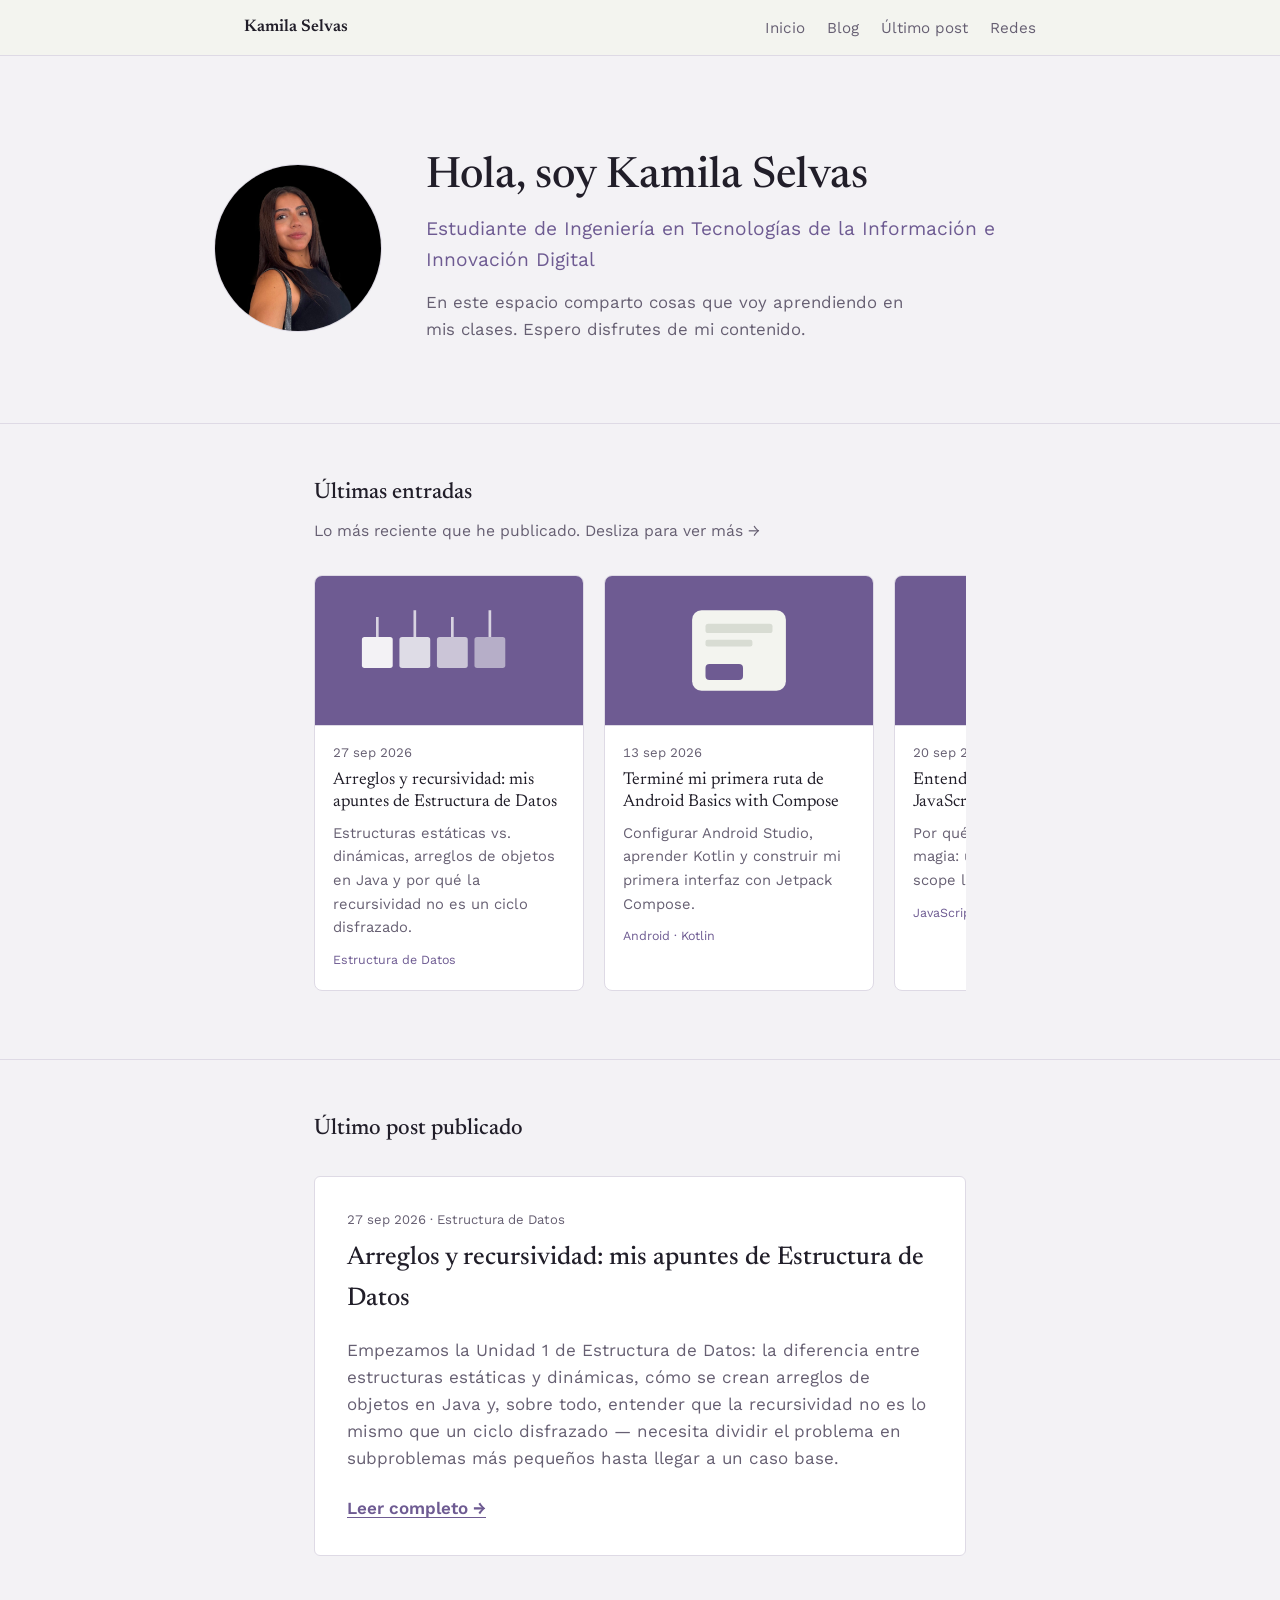
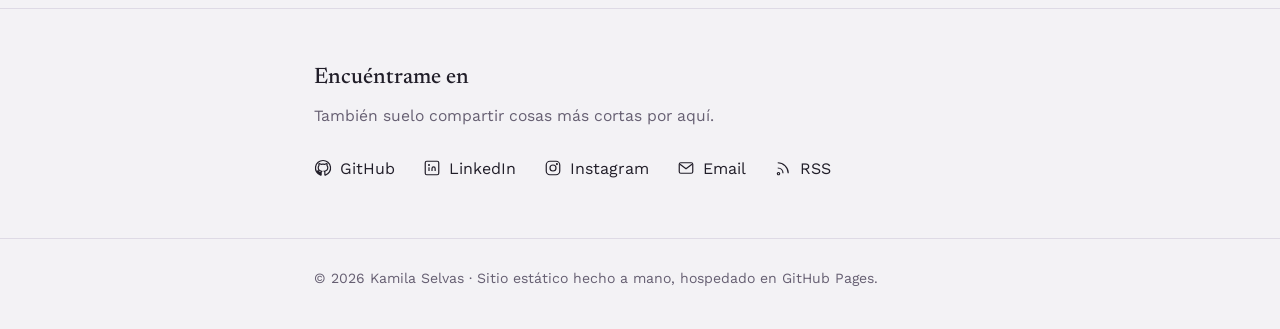
<file: index.html>
<!DOCTYPE html>
<html lang="es">
<head>
<meta charset="UTF-8">
<meta name="viewport" content="width=device-width, initial-scale=1.0">
<title>Kamila Selvas — Notas sobre desarrollo de software</title>
<meta name="description" content="Blog personal de Kamila Selvas: apuntes, aprendizajes y experimentos sobre desarrollo de software, arquitectura y buenas prácticas.">
<link rel="canonical" href="https://kamila-selvas.github.io/">
<meta name="robots" content="index, follow">

<!-- Open Graph -->
<meta property="og:type" content="website">
<meta property="og:title" content="Kamila Selvas — Notas sobre desarrollo de software">
<meta property="og:description" content="Apuntes, aprendizajes y experimentos sobre desarrollo de software, arquitectura y buenas prácticas.">
<meta property="og:url" content="https://kamila-selvas.github.io/">
<meta property="og:image" content="https://kamila-selvas.github.io/avatar.jpg">
<meta property="og:locale" content="es_ES">

<!-- Twitter -->
<meta name="twitter:card" content="summary">
<meta name="twitter:title" content="Kamila Selvas — Notas sobre desarrollo de software">
<meta name="twitter:description" content="Apuntes, aprendizajes y experimentos sobre desarrollo de software.">
<meta name="twitter:image" content="https://kamila-selvas.github.io/avatar.jpg">

<link rel="icon" href="data:image/svg+xml,%3Csvg xmlns='http://www.w3.org/2000/svg' viewBox='0 0 100 100'%3E%3Crect width='100' height='100' rx='20' fill='%236E5B92'/%3E%3Ctext x='50' y='68' font-size='58' text-anchor='middle' fill='white' font-family='Georgia,serif'%3ET%3C/text%3E%3C/svg%3E">

<link rel="preconnect" href="https://fonts.googleapis.com">
<link rel="preconnect" href="https://fonts.gstatic.com" crossorigin>
<link href="https://fonts.googleapis.com/css2?family=Newsreader:ital,wght@0,400;0,500;0,600;1,400&family=Work+Sans:wght@400;500;600&family=IBM+Plex+Mono:wght@400;500&display=swap" rel="stylesheet">
<link rel="stylesheet" href="style.css">

<script type="application/ld+json">
{
  "@context": "https://schema.org",
  "@type": "Person",
  "name": "Kamila Selvas",
  "url": "https://kamila-selvas.github.io/",
  "jobTitle": "Desarrollador/a de software",
  "sameAs": [
    "https://github.com/kamila-selvas",
    "https://www.linkedin.com/in/kamila-selvas-0b08b9349/",
    "https://www.instagram.com/skam.xy"
  ]
}
</script>
</head>
<body>

<nav class="site-nav" aria-label="Navegación principal">
  <div class="wrap">
    <a class="brand" href="#inicio">Kamila Selvas</a>
    <ul class="nav-links">
      <li><a href="#inicio">Inicio</a></li>
      <li><a href="#blog">Blog</a></li>
      <li><a href="#ultimo-post">Último post</a></li>
      <li><a href="#redes">Redes</a></li>
    </ul>
  </div>
</nav>

<main>

  <!-- 1. Landing principal -->
  <header class="hero" id="inicio">
    <div class="wrap">
      <img class="avatar" src="avatar.jpg" alt="Foto de Kamila Selvas" width="168" height="168">
      <div>
        <h1>Hola, soy Kamila Selvas</h1>
        <p class="role">Estudiante de Ingeniería en Tecnologías de la Información e Innovación Digital</p>
        <p class="bio">En este espacio comparto cosas que voy aprendiendo en mis clases. Espero disfrutes de mi contenido.</p>
      </div>
    </div>
  </header>

  <!-- 2. Blogs más recientes -->
  <section id="blog" aria-labelledby="blog-heading">
    <div class="wrap">
      <div class="section-head">
        <h2 id="blog-heading">Últimas entradas</h2>
        <p>Lo más reciente que he publicado. Desliza para ver más →</p>
      </div>
      <ul class="post-carousel">
        <li>
          <img class="post-thumb" src="thumb-estructura-datos.svg" alt="" loading="lazy">
          <div class="post-card-body">
            <time class="post-date" datetime="2026-09-27">27 sep 2026</time>
            <a class="post-title" href="arreglos-y-recursividad-estructura-de-datos.html">Arreglos y recursividad: mis apuntes de Estructura de Datos</a>
            <p class="post-excerpt">Estructuras estáticas vs. dinámicas, arreglos de objetos en Java y por qué la recursividad no es un ciclo disfrazado.</p>
            <span class="post-tag">Estructura de Datos</span>
          </div>
        </li>
        <li>
          <img class="post-thumb" src="thumb-android-compose.svg" alt="" loading="lazy">
          <div class="post-card-body">
            <time class="post-date" datetime="2026-09-13">13 sep 2026</time>
            <a class="post-title" href="mi-primera-ruta-android-basics-compose.html">Terminé mi primera ruta de Android Basics with Compose</a>
            <p class="post-excerpt">Configurar Android Studio, aprender Kotlin y construir mi primera interfaz con Jetpack Compose.</p>
            <span class="post-tag">Android · Kotlin</span>
          </div>
        </li>
        <li>
          <img class="post-thumb" src="thumb-js.svg" alt="" loading="lazy">
          <div class="post-card-body">
            <time class="post-date" datetime="2026-09-20">20 sep 2026</time>
            <a class="post-title" href="entendiendo-closures-en-javascript.html">Entendiendo los closures en JavaScript</a>
            <p class="post-excerpt">Por qué un closure no es magia: una explicación desde el scope léxico.</p>
            <span class="post-tag">JavaScript</span>
          </div>
        </li>
        <li>
          <img class="post-thumb" src="thumb-sql.svg" alt="" loading="lazy">
          <div class="post-card-body">
            <time class="post-date" datetime="2026-09-05">5 sep 2026</time>
            <a class="post-title" href="optimizando-consultas-sql.html">Optimizando consultas SQL lentas</a>
            <p class="post-excerpt">Cómo leo un plan de ejecución antes de tocar un índice.</p>
            <span class="post-tag">Bases de datos</span>
          </div>
        </li>
        <li>
          <img class="post-thumb" src="thumb-career.svg" alt="" loading="lazy">
          <div class="post-card-body">
            <time class="post-date" datetime="2026-08-14">14 ago 2026</time>
            <a class="post-title" href="mi-primer-mes-programando.html">Mi primer mes programando profesionalmente</a>
            <p class="post-excerpt">Notas honestas sobre el primer mes en mi primer trabajo.</p>
            <span class="post-tag">Carrera</span>
          </div>
        </li>
      </ul>
    </div>
  </section>

  <!-- 3. Último post publicado -->
  <section id="ultimo-post" aria-labelledby="ultimo-post-heading">
    <div class="wrap">
      <div class="section-head">
        <h2 id="ultimo-post-heading">Último post publicado</h2>
      </div>
      <article class="featured">
        <time class="post-date" datetime="2026-09-27">27 sep 2026 · Estructura de Datos</time>
        <h3>Arreglos y recursividad: mis apuntes de Estructura de Datos</h3>
        <p>Empezamos la Unidad 1 de Estructura de Datos: la diferencia entre estructuras estáticas y dinámicas, cómo se crean arreglos de objetos en Java y, sobre todo, entender que la recursividad no es lo mismo que un ciclo disfrazado — necesita dividir el problema en subproblemas más pequeños hasta llegar a un caso base.</p>
        <a class="read-more" href="arreglos-y-recursividad-estructura-de-datos.html">Leer completo →</a>
      </article>
    </div>
  </section>

  <!-- 4. Redes y links -->
  <section id="redes" aria-labelledby="redes-heading">
    <div class="wrap">
      <div class="section-head">
        <h2 id="redes-heading">Encuéntrame en</h2>
        <p>También suelo compartir cosas más cortas por aquí.</p>
      </div>
      <ul class="link-list">
        <li><a href="https://github.com/kamila-selvas" rel="me noopener" target="_blank">
          <svg viewBox="0 0 24 24" stroke-width="1.6"><path d="M12 2a10 10 0 0 0-3.16 19.5c.5.1.68-.22.68-.48v-1.7c-2.78.6-3.37-1.34-3.37-1.34-.46-1.16-1.11-1.47-1.11-1.47-.9-.62.07-.6.07-.6 1 .07 1.53 1.03 1.53 1.03.9 1.52 2.34 1.08 2.91.83.09-.65.35-1.08.63-1.33-2.22-.25-4.56-1.11-4.56-4.95 0-1.1.39-1.99 1.03-2.69-.1-.25-.45-1.27.1-2.65 0 0 .84-.27 2.75 1.02a9.5 9.5 0 0 1 5 0c1.9-1.29 2.75-1.02 2.75-1.02.55 1.38.2 2.4.1 2.65.64.7 1.03 1.6 1.03 2.69 0 3.85-2.34 4.7-4.57 4.94.36.31.68.92.68 1.85v2.75c0 .27.18.58.69.48A10 10 0 0 0 12 2Z"/></svg>
          GitHub
        </a></li>
        <li><a href="https://www.linkedin.com/in/kamila-selvas-0b08b9349/" rel="me noopener" target="_blank">
          <svg viewBox="0 0 24 24" stroke-width="1.6"><rect x="3" y="3" width="18" height="18" rx="2"/><line x1="8" y1="11" x2="8" y2="16"/><circle cx="8" cy="8" r="0.6"/><path d="M12 16v-3.2c0-1.5 1-2.3 2.2-2.3s2 .8 2 2.3V16"/></svg>
          LinkedIn
        </a></li>
        <li><a href="https://www.instagram.com/skam.xy" rel="me noopener" target="_blank">
          <svg viewBox="0 0 24 24" stroke-width="1.6"><rect x="3" y="3" width="18" height="18" rx="5"/><circle cx="12" cy="12" r="4"/><circle cx="17.2" cy="6.8" r="0.6" fill="currentColor"/></svg>
          Instagram
        </a></li>
        <li><a href="mailto:kamilaselvas@gmail.com">
          <svg viewBox="0 0 24 24" stroke-width="1.6"><rect x="3" y="5" width="18" height="14" rx="2"/><path d="m4 7 8 6 8-6"/></svg>
          Email
        </a></li>
        <li><a href="rss.xml">
          <svg viewBox="0 0 24 24" stroke-width="1.6"><path d="M5 5c7.7 0 14 6.3 14 14M5 12c4 0 7 3 7 7M6 18a1.5 1.5 0 1 0 0.001 0"/></svg>
          RSS
        </a></li>
      </ul>
    </div>
  </section>

</main>

<footer class="site-footer">
  <div class="wrap">
    © 2026 Kamila Selvas · Sitio estático hecho a mano, hospedado en GitHub Pages.
  </div>
</footer>

</body>
</html>
</file>
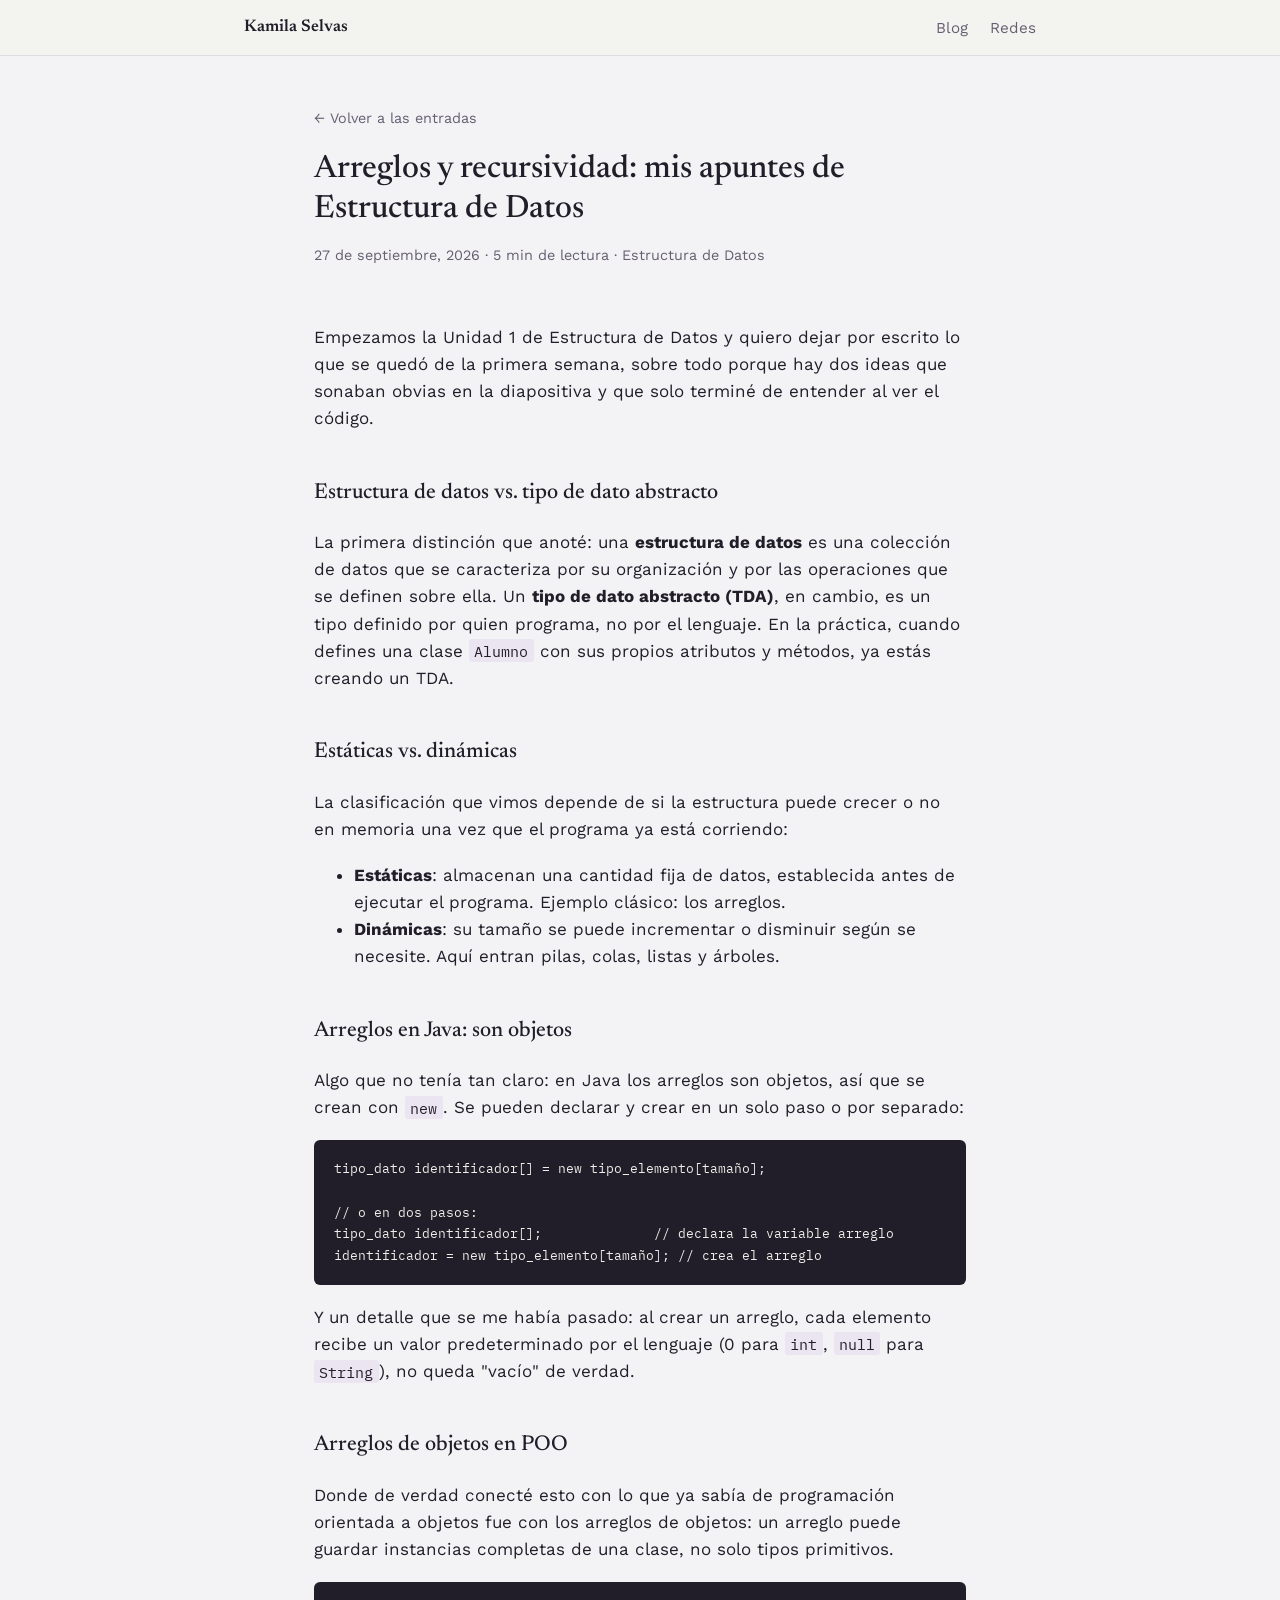
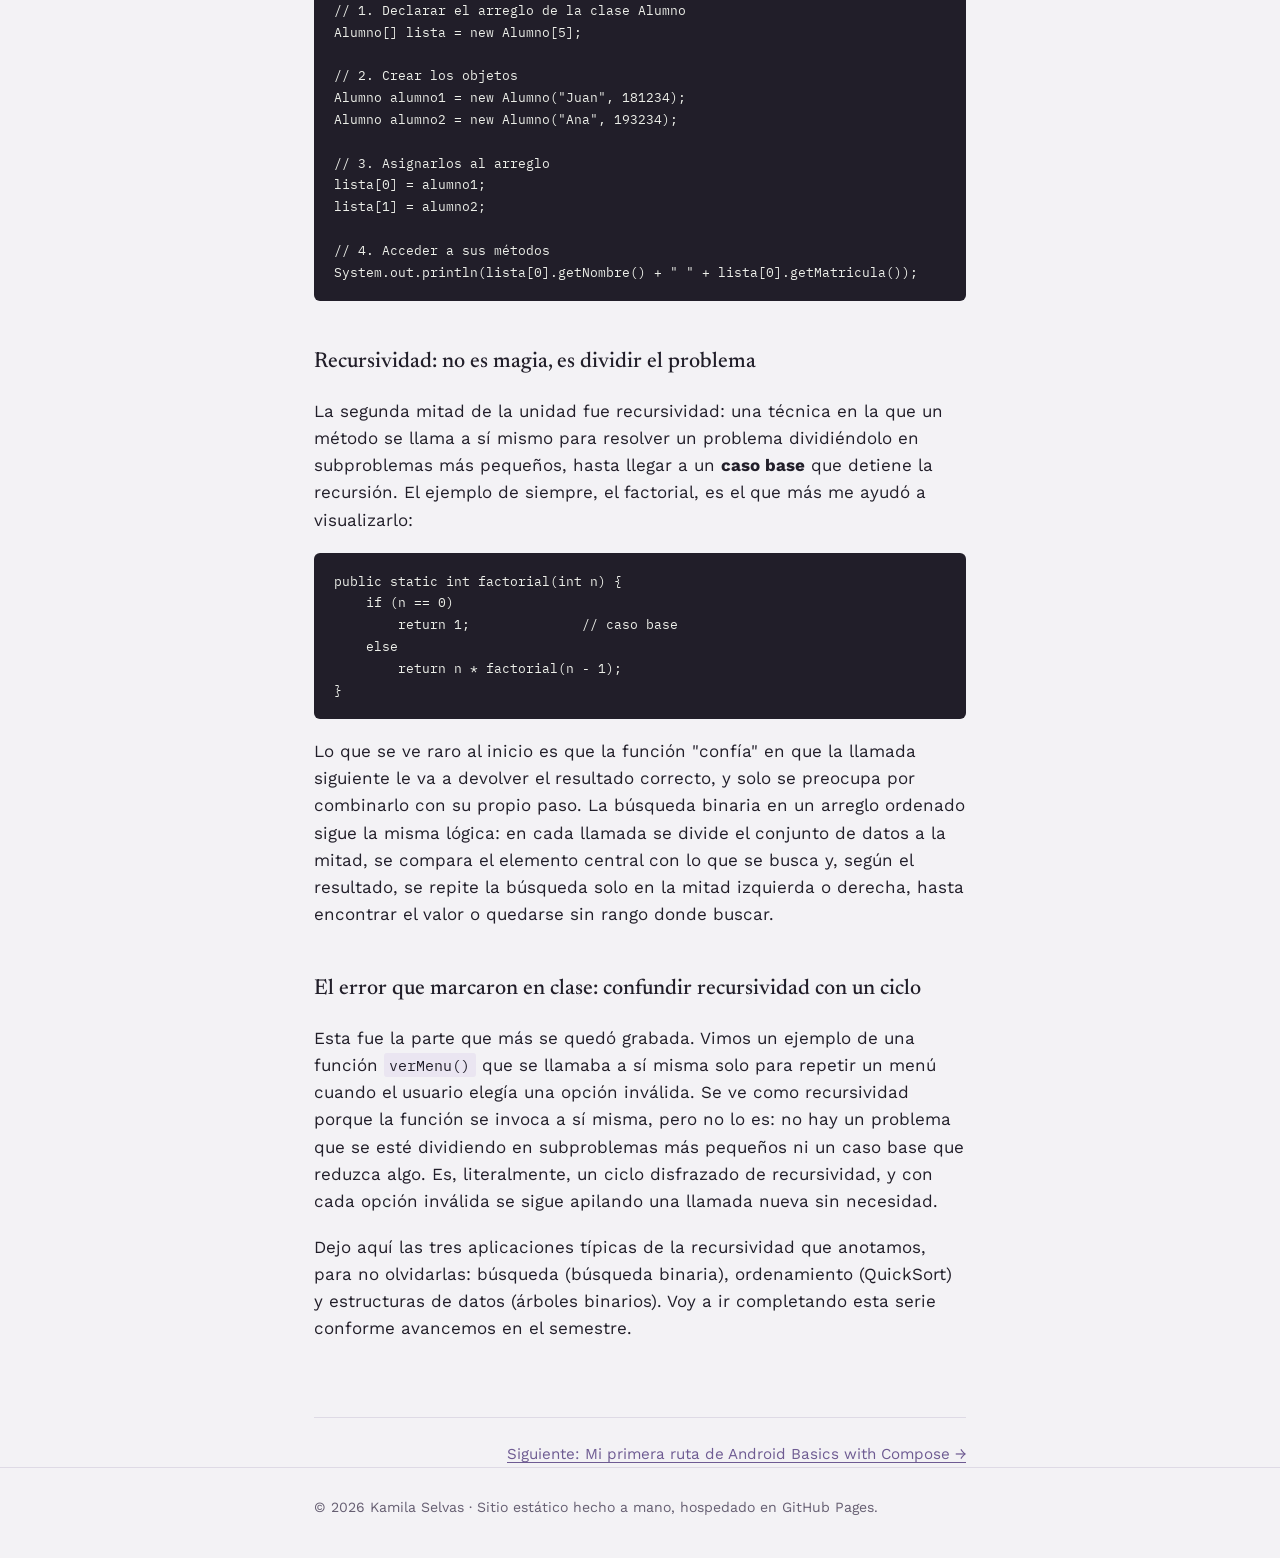
<file: arreglos-y-recursividad-estructura-de-datos.html>
<!DOCTYPE html>
<html lang="es">
<head>
<meta charset="UTF-8">
<meta name="viewport" content="width=device-width, initial-scale=1.0">
<title>Arreglos y recursividad: mis apuntes de Estructura de Datos — Kamila Selvas</title>
<meta name="description" content="Notas de la Unidad 1 de Estructura de Datos: la diferencia entre estructuras estáticas y dinámicas, arreglos de objetos en Java y por qué la recursividad no es lo mismo que un ciclo.">
<link rel="canonical" href="https://kamila-selvas.github.io/arreglos-y-recursividad-estructura-de-datos.html">
<meta name="robots" content="index, follow">
<meta property="og:type" content="article">
<meta property="og:title" content="Arreglos y recursividad: mis apuntes de Estructura de Datos">
<meta property="og:description" content="La diferencia entre estructuras estáticas y dinámicas, arreglos de objetos en Java y por qué la recursividad no es un ciclo disfrazado.">
<meta property="og:url" content="https://kamila-selvas.github.io/arreglos-y-recursividad-estructura-de-datos.html">
<meta property="article:published_time" content="2026-09-27">
<link rel="icon" href="data:image/svg+xml,%3Csvg xmlns='http://www.w3.org/2000/svg' viewBox='0 0 100 100'%3E%3Crect width='100' height='100' rx='20' fill='%236E5B92'/%3E%3Ctext x='50' y='68' font-size='58' text-anchor='middle' fill='white' font-family='Georgia,serif'%3EK%3C/text%3E%3C/svg%3E">
<link rel="preconnect" href="https://fonts.googleapis.com">
<link rel="preconnect" href="https://fonts.gstatic.com" crossorigin>
<link href="https://fonts.googleapis.com/css2?family=Newsreader:ital,wght@0,400;0,500;0,600;1,400&family=Work+Sans:wght@400;500;600&family=IBM+Plex+Mono:wght@400;500&display=swap" rel="stylesheet">
<link rel="stylesheet" href="style.css">
<script type="application/ld+json">
{
  "@context": "https://schema.org",
  "@type": "BlogPosting",
  "headline": "Arreglos y recursividad: mis apuntes de Estructura de Datos",
  "datePublished": "2026-09-27",
  "author": { "@type": "Person", "name": "Kamila Selvas" },
  "mainEntityOfPage": "https://kamila-selvas.github.io/arreglos-y-recursividad-estructura-de-datos.html"
}
</script>
</head>
<body>

<nav class="site-nav" aria-label="Navegación principal">
  <div class="wrap">
    <a class="brand" href="index.html#inicio">Kamila Selvas</a>
    <ul class="nav-links">
      <li><a href="index.html#blog">Blog</a></li>
      <li><a href="index.html#redes">Redes</a></li>
    </ul>
  </div>
</nav>

<div class="wrap">
  <header class="article-header">
    <a class="back" href="index.html#blog">← Volver a las entradas</a>
    <h1>Arreglos y recursividad: mis apuntes de Estructura de Datos</h1>
    <p class="article-meta"><time datetime="2026-09-27">27 de septiembre, 2026</time> · 5 min de lectura · Estructura de Datos</p>
  </header>

  <article class="content">
    <p>Empezamos la Unidad 1 de Estructura de Datos y quiero dejar por escrito lo que se quedó de la primera semana, sobre todo porque hay dos ideas que sonaban obvias en la diapositiva y que solo terminé de entender al ver el código.</p>

    <h2>Estructura de datos vs. tipo de dato abstracto</h2>
    <p>La primera distinción que anoté: una <strong>estructura de datos</strong> es una colección de datos que se caracteriza por su organización y por las operaciones que se definen sobre ella. Un <strong>tipo de dato abstracto (TDA)</strong>, en cambio, es un tipo definido por quien programa, no por el lenguaje. En la práctica, cuando defines una clase <code>Alumno</code> con sus propios atributos y métodos, ya estás creando un TDA.</p>

    <h2>Estáticas vs. dinámicas</h2>
    <p>La clasificación que vimos depende de si la estructura puede crecer o no en memoria una vez que el programa ya está corriendo:</p>
    <ul>
      <li><strong>Estáticas</strong>: almacenan una cantidad fija de datos, establecida antes de ejecutar el programa. Ejemplo clásico: los arreglos.</li>
      <li><strong>Dinámicas</strong>: su tamaño se puede incrementar o disminuir según se necesite. Aquí entran pilas, colas, listas y árboles.</li>
    </ul>

    <h2>Arreglos en Java: son objetos</h2>
    <p>Algo que no tenía tan claro: en Java los arreglos son objetos, así que se crean con <code>new</code>. Se pueden declarar y crear en un solo paso o por separado:</p>
    <pre><code>tipo_dato identificador[] = new tipo_elemento[tamaño];

// o en dos pasos:
tipo_dato identificador[];              // declara la variable arreglo
identificador = new tipo_elemento[tamaño]; // crea el arreglo</code></pre>
    <p>Y un detalle que se me había pasado: al crear un arreglo, cada elemento recibe un valor predeterminado por el lenguaje (0 para <code>int</code>, <code>null</code> para <code>String</code>), no queda "vacío" de verdad.</p>

    <h2>Arreglos de objetos en POO</h2>
    <p>Donde de verdad conecté esto con lo que ya sabía de programación orientada a objetos fue con los arreglos de objetos: un arreglo puede guardar instancias completas de una clase, no solo tipos primitivos.</p>
    <pre><code>// 1. Declarar el arreglo de la clase Alumno
Alumno[] lista = new Alumno[5];

// 2. Crear los objetos
Alumno alumno1 = new Alumno("Juan", 181234);
Alumno alumno2 = new Alumno("Ana", 193234);

// 3. Asignarlos al arreglo
lista[0] = alumno1;
lista[1] = alumno2;

// 4. Acceder a sus métodos
System.out.println(lista[0].getNombre() + " " + lista[0].getMatricula());</code></pre>

    <h2>Recursividad: no es magia, es dividir el problema</h2>
    <p>La segunda mitad de la unidad fue recursividad: una técnica en la que un método se llama a sí mismo para resolver un problema dividiéndolo en subproblemas más pequeños, hasta llegar a un <strong>caso base</strong> que detiene la recursión. El ejemplo de siempre, el factorial, es el que más me ayudó a visualizarlo:</p>
    <pre><code>public static int factorial(int n) {
    if (n == 0)
        return 1;              // caso base
    else
        return n * factorial(n - 1);
}</code></pre>
    <p>Lo que se ve raro al inicio es que la función "confía" en que la llamada siguiente le va a devolver el resultado correcto, y solo se preocupa por combinarlo con su propio paso. La búsqueda binaria en un arreglo ordenado sigue la misma lógica: en cada llamada se divide el conjunto de datos a la mitad, se compara el elemento central con lo que se busca y, según el resultado, se repite la búsqueda solo en la mitad izquierda o derecha, hasta encontrar el valor o quedarse sin rango donde buscar.</p>

    <h2>El error que marcaron en clase: confundir recursividad con un ciclo</h2>
    <p>Esta fue la parte que más se quedó grabada. Vimos un ejemplo de una función <code>verMenu()</code> que se llamaba a sí misma solo para repetir un menú cuando el usuario elegía una opción inválida. Se ve como recursividad porque la función se invoca a sí misma, pero no lo es: no hay un problema que se esté dividiendo en subproblemas más pequeños ni un caso base que reduzca algo. Es, literalmente, un ciclo disfrazado de recursividad, y con cada opción inválida se sigue apilando una llamada nueva sin necesidad.</p>

    <p>Dejo aquí las tres aplicaciones típicas de la recursividad que anotamos, para no olvidarlas: búsqueda (búsqueda binaria), ordenamiento (QuickSort) y estructuras de datos (árboles binarios). Voy a ir completando esta serie conforme avancemos en el semestre.</p>
  </article>

  <nav class="post-nav" aria-label="Navegación entre posts">
    <span></span>
    <a href="mi-primera-ruta-android-basics-compose.html">Siguiente: Mi primera ruta de Android Basics with Compose →</a>
  </nav>
</div>

<footer class="site-footer">
  <div class="wrap">© 2026 Kamila Selvas · Sitio estático hecho a mano, hospedado en GitHub Pages.</div>
</footer>

</body>
</html>
</file>
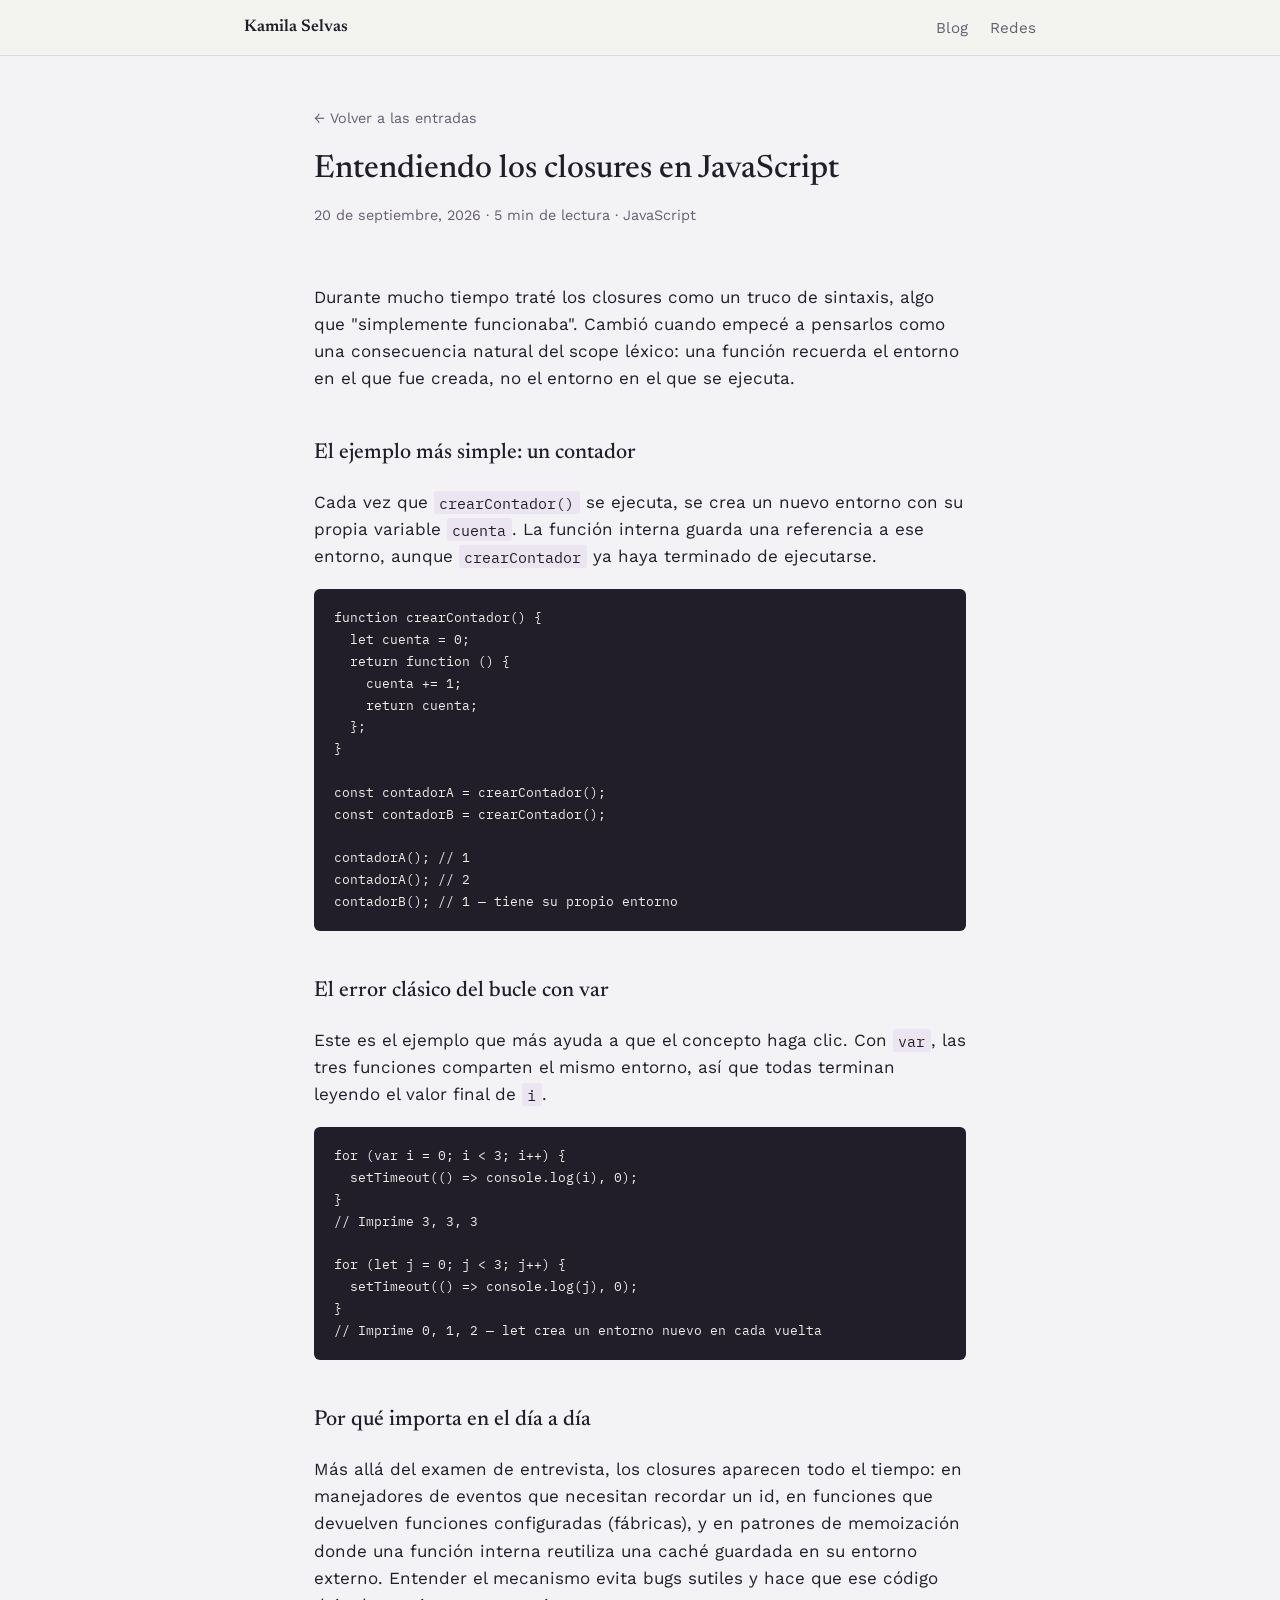
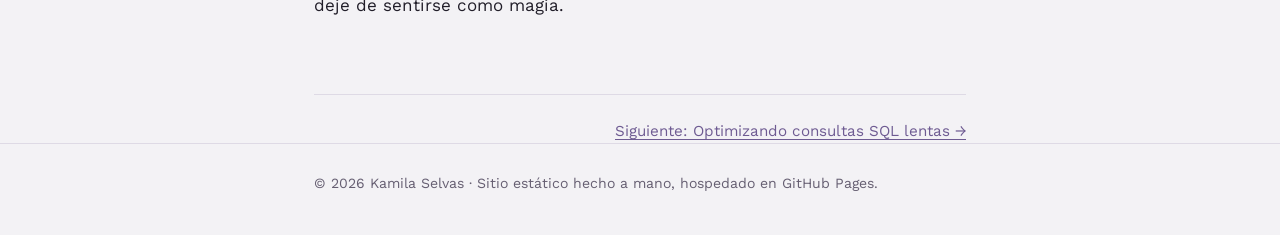
<file: entendiendo-closures-en-javascript.html>
<!DOCTYPE html>
<html lang="es">
<head>
<meta charset="UTF-8">
<meta name="viewport" content="width=device-width, initial-scale=1.0">
<title>Entendiendo los closures en JavaScript — Kamila Selvas</title>
<meta name="description" content="Una explicación práctica de los closures en JavaScript desde el scope léxico, con ejemplos de contadores, fábricas de funciones y el error clásico del bucle con var.">
<link rel="canonical" href="https://kamila-selvas.github.io/entendiendo-closures-en-javascript.html">
<meta name="robots" content="index, follow">

<meta property="og:type" content="article">
<meta property="og:title" content="Entendiendo los closures en JavaScript">
<meta property="og:description" content="Una explicación práctica de los closures en JavaScript desde el scope léxico.">
<meta property="og:url" content="https://kamila-selvas.github.io/entendiendo-closures-en-javascript.html">
<meta property="article:published_time" content="2026-09-20">

<link rel="icon" href="data:image/svg+xml,%3Csvg xmlns='http://www.w3.org/2000/svg' viewBox='0 0 100 100'%3E%3Crect width='100' height='100' rx='20' fill='%236E5B92'/%3E%3Ctext x='50' y='68' font-size='58' text-anchor='middle' fill='white' font-family='Georgia,serif'%3ET%3C/text%3E%3C/svg%3E">
<link rel="preconnect" href="https://fonts.googleapis.com">
<link rel="preconnect" href="https://fonts.gstatic.com" crossorigin>
<link href="https://fonts.googleapis.com/css2?family=Newsreader:ital,wght@0,400;0,500;0,600;1,400&family=Work+Sans:wght@400;500;600&family=IBM+Plex+Mono:wght@400;500&display=swap" rel="stylesheet">
<link rel="stylesheet" href="style.css">

<script type="application/ld+json">
{
  "@context": "https://schema.org",
  "@type": "BlogPosting",
  "headline": "Entendiendo los closures en JavaScript",
  "datePublished": "2026-09-20",
  "author": { "@type": "Person", "name": "Kamila Selvas" },
  "mainEntityOfPage": "https://kamila-selvas.github.io/entendiendo-closures-en-javascript.html"
}
</script>
</head>
<body>

<nav class="site-nav" aria-label="Navegación principal">
  <div class="wrap">
    <a class="brand" href="index.html#inicio">Kamila Selvas</a>
    <ul class="nav-links">
      <li><a href="index.html#blog">Blog</a></li>
      <li><a href="index.html#redes">Redes</a></li>
    </ul>
  </div>
</nav>

<div class="wrap">
  <header class="article-header">
    <a class="back" href="index.html#blog">← Volver a las entradas</a>
    <h1>Entendiendo los closures en JavaScript</h1>
    <p class="article-meta"><time datetime="2026-09-20">20 de septiembre, 2026</time> · 5 min de lectura · JavaScript</p>
  </header>

  <article class="content">
    <p>Durante mucho tiempo traté los closures como un truco de sintaxis, algo que "simplemente funcionaba". Cambió cuando empecé a pensarlos como una consecuencia natural del scope léxico: una función recuerda el entorno en el que fue creada, no el entorno en el que se ejecuta.</p>

    <h2>El ejemplo más simple: un contador</h2>
    <p>Cada vez que <code>crearContador()</code> se ejecuta, se crea un nuevo entorno con su propia variable <code>cuenta</code>. La función interna guarda una referencia a ese entorno, aunque <code>crearContador</code> ya haya terminado de ejecutarse.</p>
    <pre><code>function crearContador() {
  let cuenta = 0;
  return function () {
    cuenta += 1;
    return cuenta;
  };
}

const contadorA = crearContador();
const contadorB = crearContador();

contadorA(); // 1
contadorA(); // 2
contadorB(); // 1 — tiene su propio entorno</code></pre>

    <h2>El error clásico del bucle con var</h2>
    <p>Este es el ejemplo que más ayuda a que el concepto haga clic. Con <code>var</code>, las tres funciones comparten el mismo entorno, así que todas terminan leyendo el valor final de <code>i</code>.</p>
    <pre><code>for (var i = 0; i < 3; i++) {
  setTimeout(() => console.log(i), 0);
}
// Imprime 3, 3, 3

for (let j = 0; j < 3; j++) {
  setTimeout(() => console.log(j), 0);
}
// Imprime 0, 1, 2 — let crea un entorno nuevo en cada vuelta</code></pre>

    <h2>Por qué importa en el día a día</h2>
    <p>Más allá del examen de entrevista, los closures aparecen todo el tiempo: en manejadores de eventos que necesitan recordar un id, en funciones que devuelven funciones configuradas (fábricas), y en patrones de memoización donde una función interna reutiliza una caché guardada en su entorno externo. Entender el mecanismo evita bugs sutiles y hace que ese código deje de sentirse como magia.</p>
  </article>

  <nav class="post-nav" aria-label="Navegación entre posts">
    <span></span>
    <a href="optimizando-consultas-sql.html">Siguiente: Optimizando consultas SQL lentas →</a>
  </nav>
</div>

<footer class="site-footer">
  <div class="wrap">© 2026 Kamila Selvas · Sitio estático hecho a mano, hospedado en GitHub Pages.</div>
</footer>

</body>
</html>
</file>
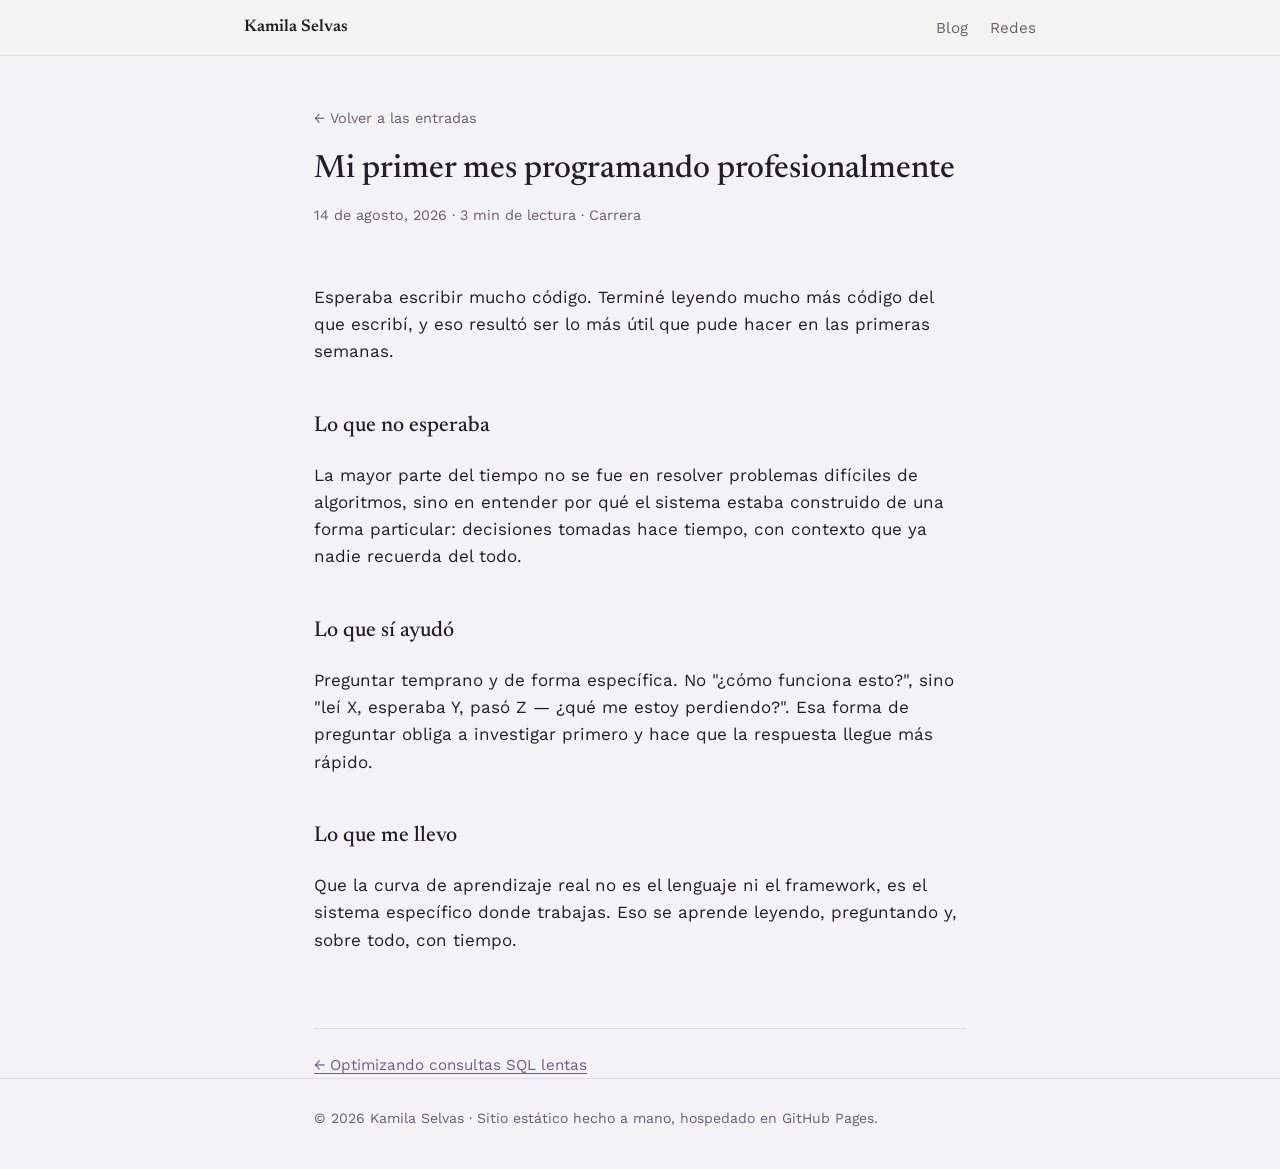
<file: mi-primer-mes-programando.html>
<!DOCTYPE html>
<html lang="es">
<head>
<meta charset="UTF-8">
<meta name="viewport" content="width=device-width, initial-scale=1.0">
<title>Mi primer mes programando profesionalmente — Kamila Selvas</title>
<meta name="description" content="Notas honestas sobre el primer mes en mi primer trabajo como developer: lo que esperaba y lo que realmente pasó.">
<link rel="canonical" href="https://kamila-selvas.github.io/mi-primer-mes-programando.html">
<meta name="robots" content="index, follow">
<meta property="og:type" content="article">
<meta property="og:title" content="Mi primer mes programando profesionalmente">
<meta property="og:description" content="Notas honestas sobre el primer mes en mi primer trabajo como developer.">
<meta property="og:url" content="https://kamila-selvas.github.io/mi-primer-mes-programando.html">
<meta property="article:published_time" content="2026-08-14">
<link rel="icon" href="data:image/svg+xml,%3Csvg xmlns='http://www.w3.org/2000/svg' viewBox='0 0 100 100'%3E%3Crect width='100' height='100' rx='20' fill='%236E5B92'/%3E%3Ctext x='50' y='68' font-size='58' text-anchor='middle' fill='white' font-family='Georgia,serif'%3ET%3C/text%3E%3C/svg%3E">
<link rel="preconnect" href="https://fonts.googleapis.com">
<link rel="preconnect" href="https://fonts.gstatic.com" crossorigin>
<link href="https://fonts.googleapis.com/css2?family=Newsreader:ital,wght@0,400;0,500;0,600;1,400&family=Work+Sans:wght@400;500;600&family=IBM+Plex+Mono:wght@400;500&display=swap" rel="stylesheet">
<link rel="stylesheet" href="style.css">
<script type="application/ld+json">
{
  "@context": "https://schema.org",
  "@type": "BlogPosting",
  "headline": "Mi primer mes programando profesionalmente",
  "datePublished": "2026-08-14",
  "author": { "@type": "Person", "name": "Kamila Selvas" },
  "mainEntityOfPage": "https://kamila-selvas.github.io/mi-primer-mes-programando.html"
}
</script>
</head>
<body>

<nav class="site-nav" aria-label="Navegación principal">
  <div class="wrap">
    <a class="brand" href="index.html#inicio">Kamila Selvas</a>
    <ul class="nav-links">
      <li><a href="index.html#blog">Blog</a></li>
      <li><a href="index.html#redes">Redes</a></li>
    </ul>
  </div>
</nav>

<div class="wrap">
  <header class="article-header">
    <a class="back" href="index.html#blog">← Volver a las entradas</a>
    <h1>Mi primer mes programando profesionalmente</h1>
    <p class="article-meta"><time datetime="2026-08-14">14 de agosto, 2026</time> · 3 min de lectura · Carrera</p>
  </header>

  <article class="content">
    <p>Esperaba escribir mucho código. Terminé leyendo mucho más código del que escribí, y eso resultó ser lo más útil que pude hacer en las primeras semanas.</p>

    <h2>Lo que no esperaba</h2>
    <p>La mayor parte del tiempo no se fue en resolver problemas difíciles de algoritmos, sino en entender por qué el sistema estaba construido de una forma particular: decisiones tomadas hace tiempo, con contexto que ya nadie recuerda del todo.</p>

    <h2>Lo que sí ayudó</h2>
    <p>Preguntar temprano y de forma específica. No "¿cómo funciona esto?", sino "leí X, esperaba Y, pasó Z — ¿qué me estoy perdiendo?". Esa forma de preguntar obliga a investigar primero y hace que la respuesta llegue más rápido.</p>

    <h2>Lo que me llevo</h2>
    <p>Que la curva de aprendizaje real no es el lenguaje ni el framework, es el sistema específico donde trabajas. Eso se aprende leyendo, preguntando y, sobre todo, con tiempo.</p>
  </article>

  <nav class="post-nav" aria-label="Navegación entre posts">
    <a href="optimizando-consultas-sql.html">← Optimizando consultas SQL lentas</a>
    <span></span>
  </nav>
</div>

<footer class="site-footer">
  <div class="wrap">© 2026 Kamila Selvas · Sitio estático hecho a mano, hospedado en GitHub Pages.</div>
</footer>

</body>
</html>
</file>
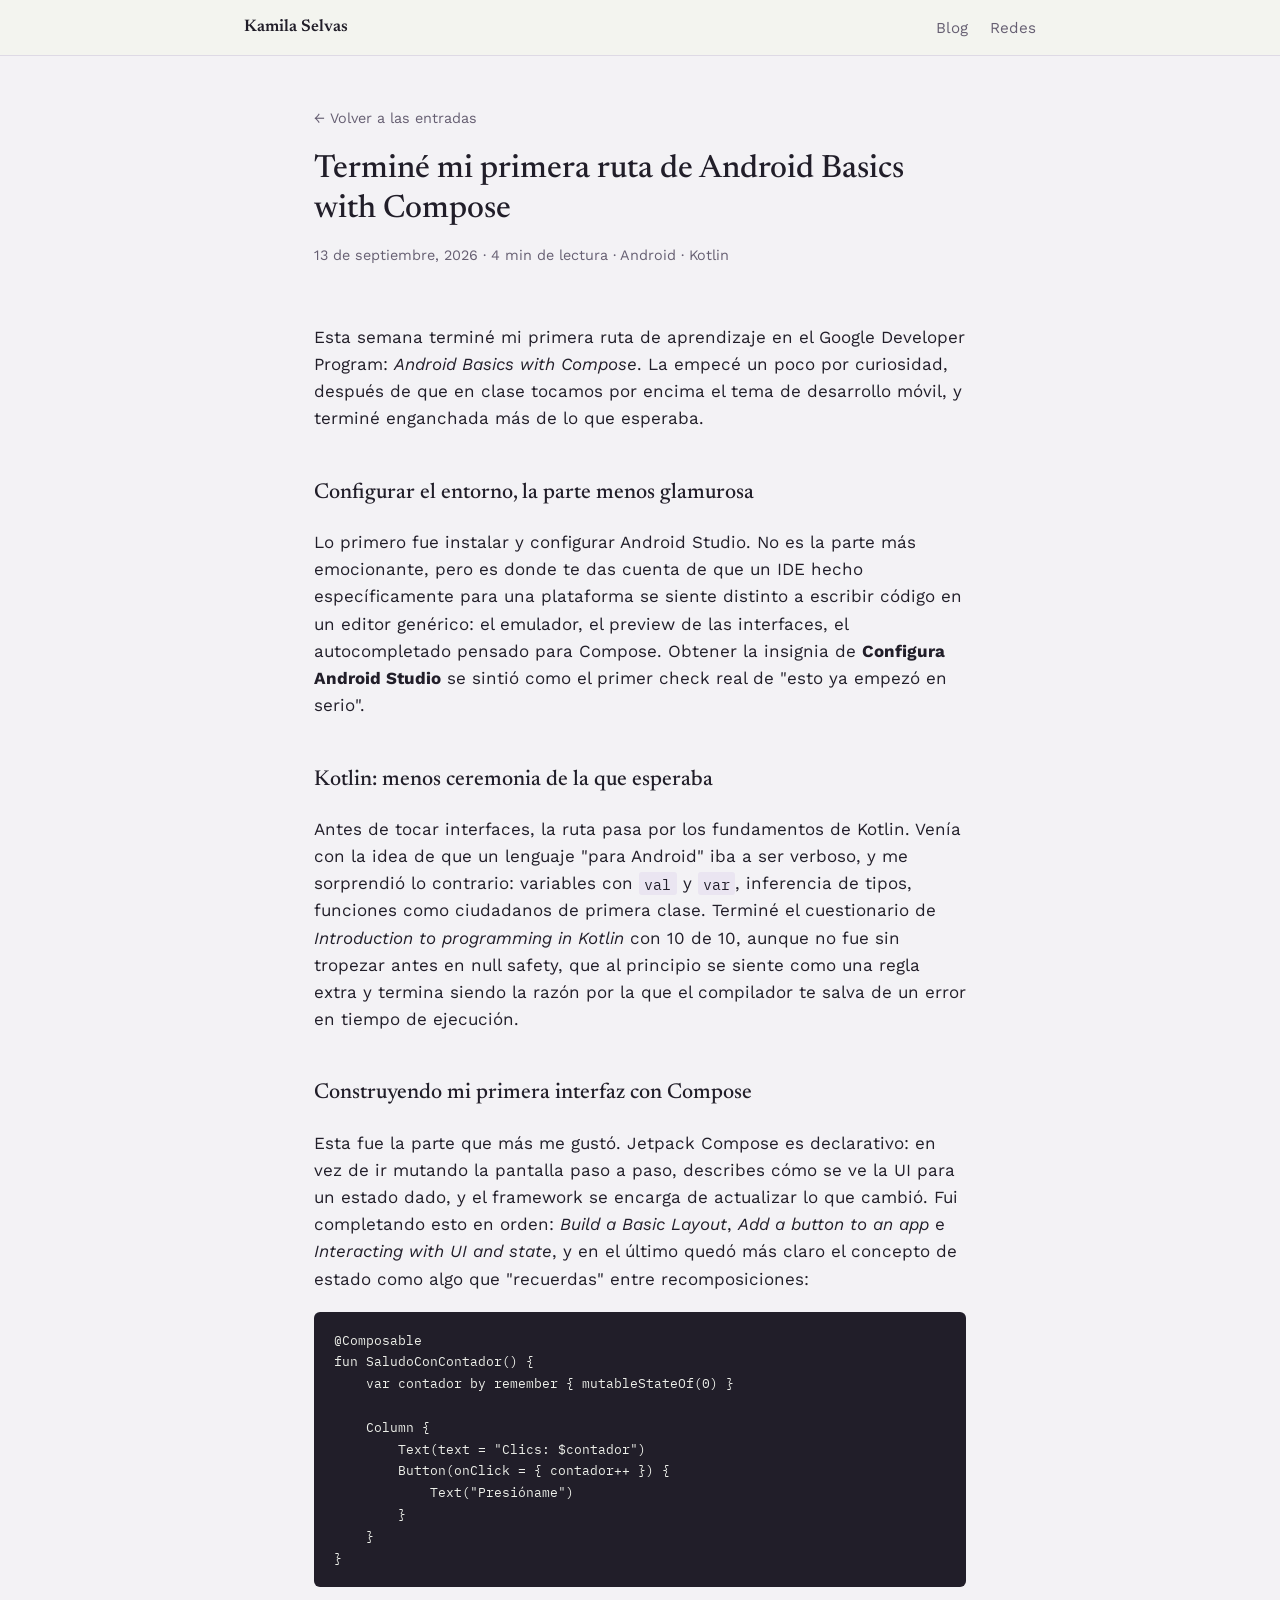
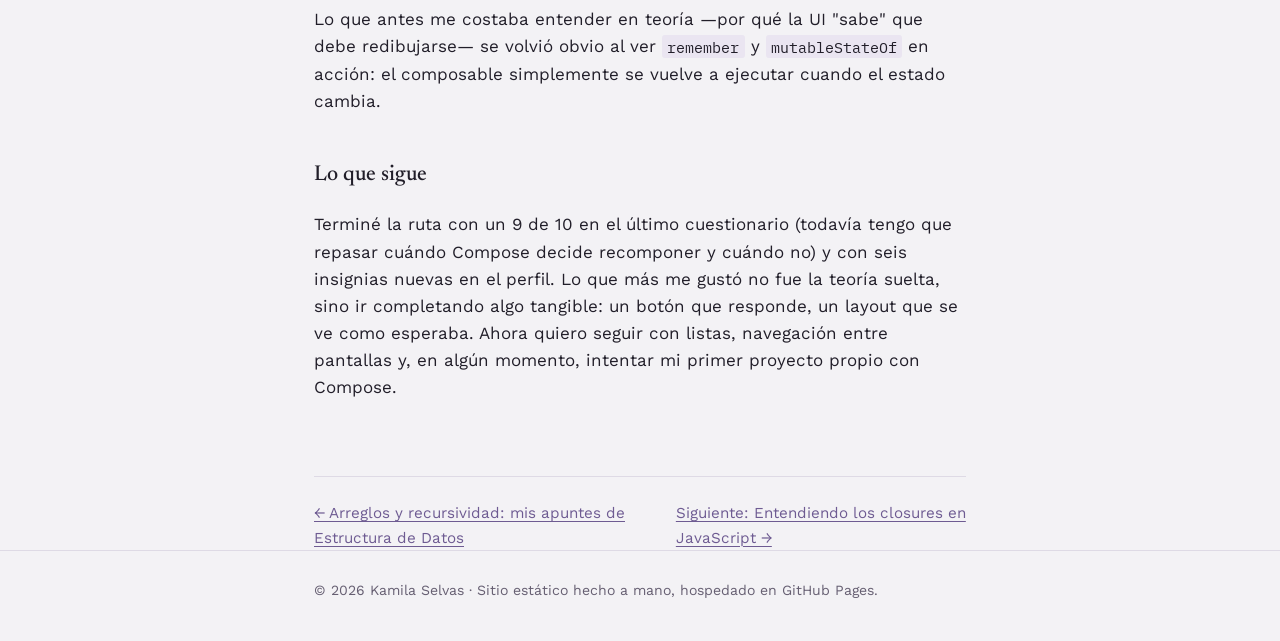
<file: mi-primera-ruta-android-basics-compose.html>
<!DOCTYPE html>
<html lang="es">
<head>
<meta charset="UTF-8">
<meta name="viewport" content="width=device-width, initial-scale=1.0">
<title>Terminé mi primera ruta de Android Basics with Compose — Kamila Selvas</title>
<meta name="description" content="Notas sobre cómo empecé a aprender Kotlin y Jetpack Compose con el Google Developer Program: configurar Android Studio, entender el estado en la UI y construir mi primer layout.">
<link rel="canonical" href="https://kamila-selvas.github.io/mi-primera-ruta-android-basics-compose.html">
<meta name="robots" content="index, follow">
<meta property="og:type" content="article">
<meta property="og:title" content="Terminé mi primera ruta de Android Basics with Compose">
<meta property="og:description" content="Cómo empecé a aprender Kotlin y Jetpack Compose con el Google Developer Program.">
<meta property="og:url" content="https://kamila-selvas.github.io/mi-primera-ruta-android-basics-compose.html">
<meta property="article:published_time" content="2026-09-13">
<link rel="icon" href="data:image/svg+xml,%3Csvg xmlns='http://www.w3.org/2000/svg' viewBox='0 0 100 100'%3E%3Crect width='100' height='100' rx='20' fill='%236E5B92'/%3E%3Ctext x='50' y='68' font-size='58' text-anchor='middle' fill='white' font-family='Georgia,serif'%3EK%3C/text%3E%3C/svg%3E">
<link rel="preconnect" href="https://fonts.googleapis.com">
<link rel="preconnect" href="https://fonts.gstatic.com" crossorigin>
<link href="https://fonts.googleapis.com/css2?family=Newsreader:ital,wght@0,400;0,500;0,600;1,400&family=Work+Sans:wght@400;500;600&family=IBM+Plex+Mono:wght@400;500&display=swap" rel="stylesheet">
<link rel="stylesheet" href="style.css">
<script type="application/ld+json">
{
  "@context": "https://schema.org",
  "@type": "BlogPosting",
  "headline": "Terminé mi primera ruta de Android Basics with Compose",
  "datePublished": "2026-09-13",
  "author": { "@type": "Person", "name": "Kamila Selvas" },
  "mainEntityOfPage": "https://kamila-selvas.github.io/mi-primera-ruta-android-basics-compose.html"
}
</script>
</head>
<body>

<nav class="site-nav" aria-label="Navegación principal">
  <div class="wrap">
    <a class="brand" href="index.html#inicio">Kamila Selvas</a>
    <ul class="nav-links">
      <li><a href="index.html#blog">Blog</a></li>
      <li><a href="index.html#redes">Redes</a></li>
    </ul>
  </div>
</nav>

<div class="wrap">
  <header class="article-header">
    <a class="back" href="index.html#blog">← Volver a las entradas</a>
    <h1>Terminé mi primera ruta de Android Basics with Compose</h1>
    <p class="article-meta"><time datetime="2026-09-13">13 de septiembre, 2026</time> · 4 min de lectura · Android · Kotlin</p>
  </header>

  <article class="content">
    <p>Esta semana terminé mi primera ruta de aprendizaje en el Google Developer Program: <em>Android Basics with Compose</em>. La empecé un poco por curiosidad, después de que en clase tocamos por encima el tema de desarrollo móvil, y terminé enganchada más de lo que esperaba.</p>

    <h2>Configurar el entorno, la parte menos glamurosa</h2>
    <p>Lo primero fue instalar y configurar Android Studio. No es la parte más emocionante, pero es donde te das cuenta de que un IDE hecho específicamente para una plataforma se siente distinto a escribir código en un editor genérico: el emulador, el preview de las interfaces, el autocompletado pensado para Compose. Obtener la insignia de <strong>Configura Android Studio</strong> se sintió como el primer check real de "esto ya empezó en serio".</p>

    <h2>Kotlin: menos ceremonia de la que esperaba</h2>
    <p>Antes de tocar interfaces, la ruta pasa por los fundamentos de Kotlin. Venía con la idea de que un lenguaje "para Android" iba a ser verboso, y me sorprendió lo contrario: variables con <code>val</code> y <code>var</code>, inferencia de tipos, funciones como ciudadanos de primera clase. Terminé el cuestionario de <em>Introduction to programming in Kotlin</em> con 10 de 10, aunque no fue sin tropezar antes en null safety, que al principio se siente como una regla extra y termina siendo la razón por la que el compilador te salva de un error en tiempo de ejecución.</p>

    <h2>Construyendo mi primera interfaz con Compose</h2>
    <p>Esta fue la parte que más me gustó. Jetpack Compose es declarativo: en vez de ir mutando la pantalla paso a paso, describes cómo se ve la UI para un estado dado, y el framework se encarga de actualizar lo que cambió. Fui completando esto en orden: <em>Build a Basic Layout</em>, <em>Add a button to an app</em> e <em>Interacting with UI and state</em>, y en el último quedó más claro el concepto de estado como algo que "recuerdas" entre recomposiciones:</p>

    <pre><code>@Composable
fun SaludoConContador() {
    var contador by remember { mutableStateOf(0) }

    Column {
        Text(text = "Clics: $contador")
        Button(onClick = { contador++ }) {
            Text("Presióname")
        }
    }
}</code></pre>

    <p>Lo que antes me costaba entender en teoría —por qué la UI "sabe" que debe redibujarse— se volvió obvio al ver <code>remember</code> y <code>mutableStateOf</code> en acción: el composable simplemente se vuelve a ejecutar cuando el estado cambia.</p>

    <h2>Lo que sigue</h2>
    <p>Terminé la ruta con un 9 de 10 en el último cuestionario (todavía tengo que repasar cuándo Compose decide recomponer y cuándo no) y con seis insignias nuevas en el perfil. Lo que más me gustó no fue la teoría suelta, sino ir completando algo tangible: un botón que responde, un layout que se ve como esperaba. Ahora quiero seguir con listas, navegación entre pantallas y, en algún momento, intentar mi primer proyecto propio con Compose.</p>
  </article>

  <nav class="post-nav" aria-label="Navegación entre posts">
    <a href="arreglos-y-recursividad-estructura-de-datos.html">← Arreglos y recursividad: mis apuntes de Estructura de Datos</a>
    <a href="entendiendo-closures-en-javascript.html">Siguiente: Entendiendo los closures en JavaScript →</a>
  </nav>
</div>

<footer class="site-footer">
  <div class="wrap">© 2026 Kamila Selvas · Sitio estático hecho a mano, hospedado en GitHub Pages.</div>
</footer>

</body>
</html>
</file>
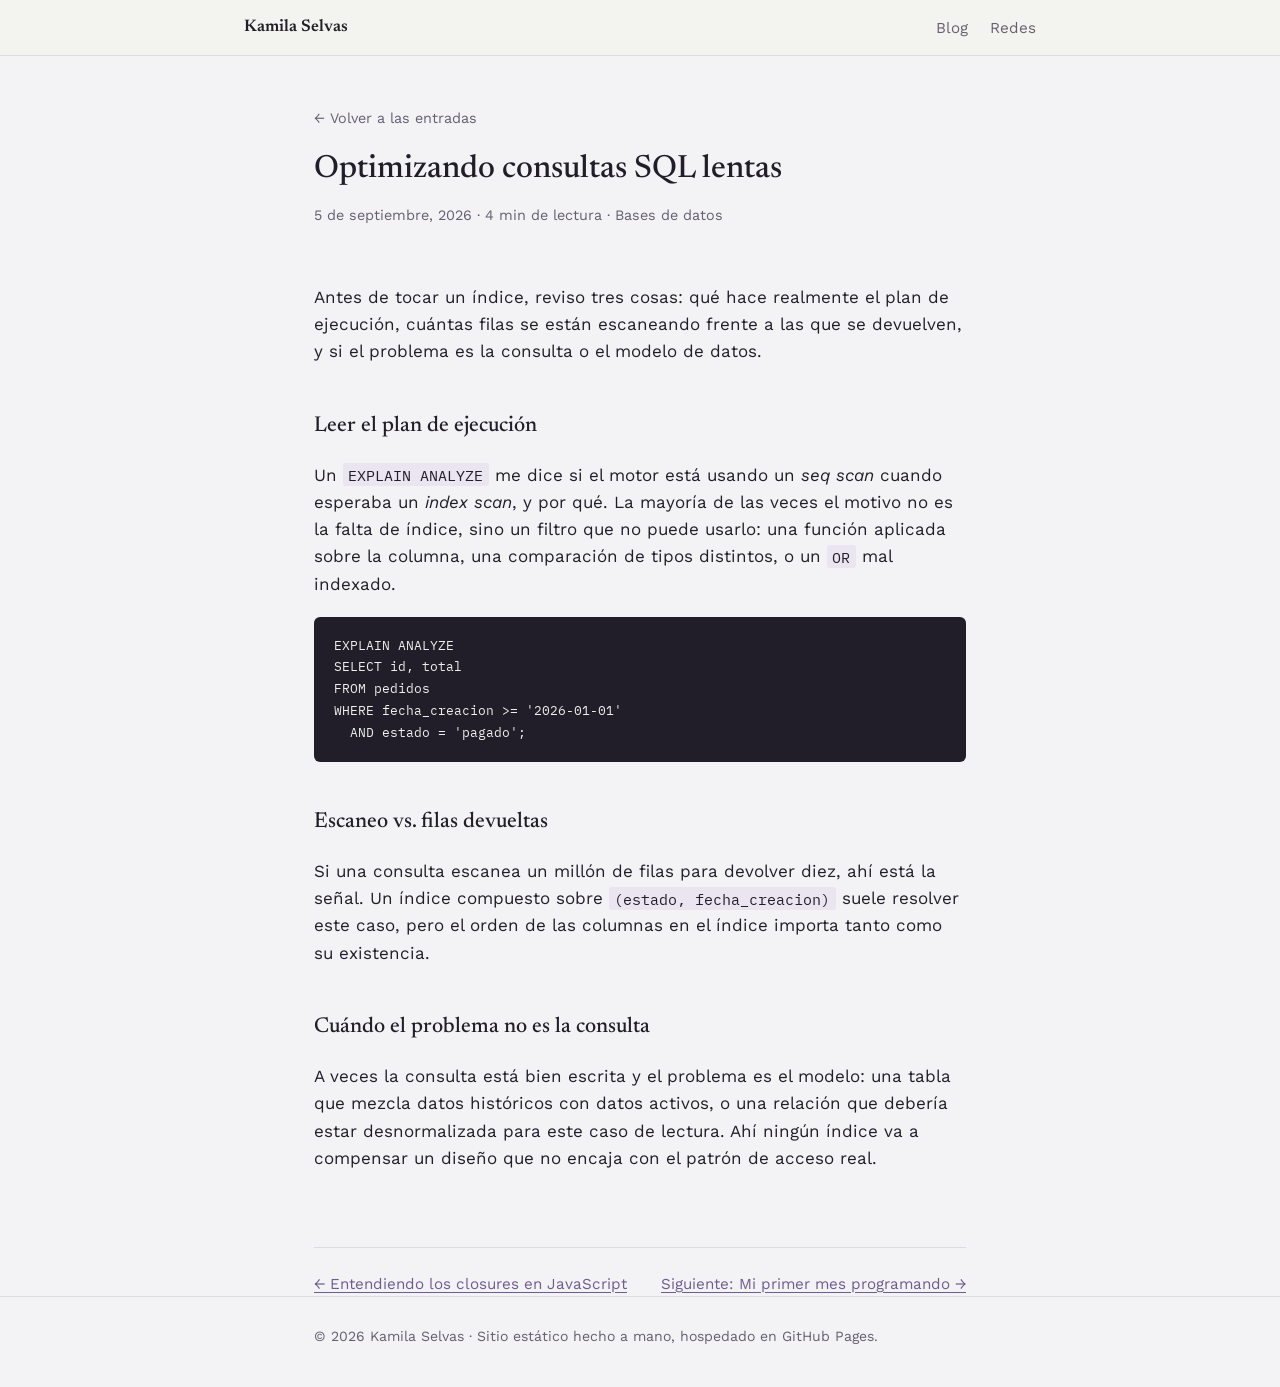
<file: optimizando-consultas-sql.html>
<!DOCTYPE html>
<html lang="es">
<head>
<meta charset="UTF-8">
<meta name="viewport" content="width=device-width, initial-scale=1.0">
<title>Optimizando consultas SQL lentas — Kamila Selvas</title>
<meta name="description" content="Cómo leer un plan de ejecución y las tres cosas que reviso antes de tocar un índice en una consulta SQL lenta.">
<link rel="canonical" href="https://kamila-selvas.github.io/optimizando-consultas-sql.html">
<meta name="robots" content="index, follow">
<meta property="og:type" content="article">
<meta property="og:title" content="Optimizando consultas SQL lentas">
<meta property="og:description" content="Cómo leo un plan de ejecución y las tres cosas que reviso antes de tocar un índice.">
<meta property="og:url" content="https://kamila-selvas.github.io/optimizando-consultas-sql.html">
<meta property="article:published_time" content="2026-09-05">
<link rel="icon" href="data:image/svg+xml,%3Csvg xmlns='http://www.w3.org/2000/svg' viewBox='0 0 100 100'%3E%3Crect width='100' height='100' rx='20' fill='%236E5B92'/%3E%3Ctext x='50' y='68' font-size='58' text-anchor='middle' fill='white' font-family='Georgia,serif'%3ET%3C/text%3E%3C/svg%3E">
<link rel="preconnect" href="https://fonts.googleapis.com">
<link rel="preconnect" href="https://fonts.gstatic.com" crossorigin>
<link href="https://fonts.googleapis.com/css2?family=Newsreader:ital,wght@0,400;0,500;0,600;1,400&family=Work+Sans:wght@400;500;600&family=IBM+Plex+Mono:wght@400;500&display=swap" rel="stylesheet">
<link rel="stylesheet" href="style.css">
<script type="application/ld+json">
{
  "@context": "https://schema.org",
  "@type": "BlogPosting",
  "headline": "Optimizando consultas SQL lentas",
  "datePublished": "2026-09-05",
  "author": { "@type": "Person", "name": "Kamila Selvas" },
  "mainEntityOfPage": "https://kamila-selvas.github.io/optimizando-consultas-sql.html"
}
</script>
</head>
<body>

<nav class="site-nav" aria-label="Navegación principal">
  <div class="wrap">
    <a class="brand" href="index.html#inicio">Kamila Selvas</a>
    <ul class="nav-links">
      <li><a href="index.html#blog">Blog</a></li>
      <li><a href="index.html#redes">Redes</a></li>
    </ul>
  </div>
</nav>

<div class="wrap">
  <header class="article-header">
    <a class="back" href="index.html#blog">← Volver a las entradas</a>
    <h1>Optimizando consultas SQL lentas</h1>
    <p class="article-meta"><time datetime="2026-09-05">5 de septiembre, 2026</time> · 4 min de lectura · Bases de datos</p>
  </header>

  <article class="content">
    <p>Antes de tocar un índice, reviso tres cosas: qué hace realmente el plan de ejecución, cuántas filas se están escaneando frente a las que se devuelven, y si el problema es la consulta o el modelo de datos.</p>

    <h2>Leer el plan de ejecución</h2>
    <p>Un <code>EXPLAIN ANALYZE</code> me dice si el motor está usando un <em>seq scan</em> cuando esperaba un <em>index scan</em>, y por qué. La mayoría de las veces el motivo no es la falta de índice, sino un filtro que no puede usarlo: una función aplicada sobre la columna, una comparación de tipos distintos, o un <code>OR</code> mal indexado.</p>
    <pre><code>EXPLAIN ANALYZE
SELECT id, total
FROM pedidos
WHERE fecha_creacion >= '2026-01-01'
  AND estado = 'pagado';</code></pre>

    <h2>Escaneo vs. filas devueltas</h2>
    <p>Si una consulta escanea un millón de filas para devolver diez, ahí está la señal. Un índice compuesto sobre <code>(estado, fecha_creacion)</code> suele resolver este caso, pero el orden de las columnas en el índice importa tanto como su existencia.</p>

    <h2>Cuándo el problema no es la consulta</h2>
    <p>A veces la consulta está bien escrita y el problema es el modelo: una tabla que mezcla datos históricos con datos activos, o una relación que debería estar desnormalizada para este caso de lectura. Ahí ningún índice va a compensar un diseño que no encaja con el patrón de acceso real.</p>
  </article>

  <nav class="post-nav" aria-label="Navegación entre posts">
    <a href="entendiendo-closures-en-javascript.html">← Entendiendo los closures en JavaScript</a>
    <a href="mi-primer-mes-programando.html">Siguiente: Mi primer mes programando →</a>
  </nav>
</div>

<footer class="site-footer">
  <div class="wrap">© 2026 Kamila Selvas · Sitio estático hecho a mano, hospedado en GitHub Pages.</div>
</footer>

</body>
</html>
</file>
<file: style.css>
/* ============ Tokens ============ */
:root{
  --bg: #F3F2F5;
  --surface: #FFFFFF;
  --ink: #211E29;
  --muted: #665F72;
  --accent: #6E5B92;
  --accent-soft: #EAE5F1;
  --line: #DEDAE5;
  --serif: "Newsreader", Georgia, "Times New Roman", serif;
  --sans: "Work Sans", -apple-system, BlinkMacSystemFont, "Segoe UI", sans-serif;
  --mono: "IBM Plex Mono", "SFMono-Regular", Consolas, monospace;
  --max: 700px;
}

*{box-sizing:border-box;}
html{scroll-behavior:smooth;}
body{
  margin:0;
  background:var(--bg);
  color:var(--ink);
  font-family:var(--sans);
  font-size:17px;
  line-height:1.6;
  -webkit-font-smoothing:antialiased;
}
img{max-width:100%;display:block;}
a{color:var(--accent);text-decoration-thickness:1px;text-underline-offset:3px;}
a:hover{color:var(--ink);}
a:focus-visible, button:focus-visible{outline:2px solid var(--accent);outline-offset:3px;}

.wrap{max-width:var(--max);margin:0 auto;padding:0 24px;}

/* ============ Nav ============ */
.site-nav{
  position:sticky;top:0;z-index:10;
  background:rgba(243,244,239,0.9);
  backdrop-filter:blur(6px);
  border-bottom:1px solid var(--line);
}
.site-nav .wrap{
  max-width:840px;
  display:flex;align-items:center;justify-content:space-between;
  padding-top:14px;padding-bottom:14px;
}
.brand{
  font-family:var(--serif);font-size:1.05rem;font-weight:600;
  color:var(--ink);text-decoration:none;
}
.nav-links{display:flex;gap:22px;list-style:none;margin:0;padding:0;}
.nav-links a{color:var(--muted);text-decoration:none;font-size:0.95rem;}
.nav-links a:hover{color:var(--accent);}

/* ============ Hero ============ */
.hero{padding:96px 0 80px;}
.hero .wrap{
  display:flex;gap:44px;align-items:center;
  max-width:900px;
}
.avatar{
  width:168px;height:168px;border-radius:50%;
  object-fit:cover;border:1px solid var(--line);
  flex-shrink:0;
}
.hero h1{
  font-family:var(--serif);font-weight:500;font-size:2.7rem;
  margin:0 0 12px;
  line-height:1.15;
}
.hero .role{color:var(--accent);font-size:1.2rem;margin:0 0 14px;}
.hero p.bio{color:var(--muted);margin:0;max-width:50ch;font-size:1.05rem;}

/* ============ Section shell ============ */
section{padding:52px 0;border-top:1px solid var(--line);}
section .wrap{max-width:var(--max);}
.section-head{margin-bottom:28px;}
.section-head h2{
  font-family:var(--serif);font-weight:500;font-size:1.4rem;margin:0 0 6px;
}
.section-head p{color:var(--muted);margin:0;font-size:0.98rem;}

/* ============ Post carousel ============ */
.post-carousel{
  display:flex;
  gap:20px;
  list-style:none;margin:0;
  padding:4px 4px 16px;
  overflow-x:auto;
  scroll-snap-type:x proximity;
  -webkit-overflow-scrolling:touch;
  scrollbar-width:thin;
  scrollbar-color:var(--line) transparent;
}
.post-carousel::-webkit-scrollbar{height:6px;}
.post-carousel::-webkit-scrollbar-thumb{background:var(--line);border-radius:3px;}
.post-carousel li{
  flex:0 0 auto;
  width:270px;
  scroll-snap-align:start;
  background:var(--surface);
  border:1px solid var(--line);
  border-radius:8px;
  overflow:hidden;
}
.post-thumb{
  width:100%;height:150px;object-fit:cover;display:block;
  border-bottom:1px solid var(--line);
}
.post-card-body{padding:16px 18px 18px;}
.post-carousel a.post-title{
  font-family:var(--serif);font-size:1.08rem;color:var(--ink);
  text-decoration:none;display:block;line-height:1.3;
}
.post-carousel a.post-title:hover{color:var(--accent);}
.post-date{
  color:var(--muted);font-size:0.82rem;white-space:nowrap;
  font-variant-numeric:tabular-nums;
  display:block;margin-bottom:6px;
}
.post-excerpt{color:var(--muted);margin:8px 0 0;font-size:0.92rem;}
.post-tag{
  display:inline-block;margin-top:10px;font-size:0.78rem;
  color:var(--accent);
}
.scroll-hint{
  display:block;color:var(--muted);font-size:0.82rem;margin-top:2px;
}

/* ============ Featured / latest post ============ */
.featured{
  background:var(--surface);
  border:1px solid var(--line);
  border-radius:6px;
  padding:32px;
}
.featured .post-date{display:block;margin-bottom:8px;}
.featured h3{
  font-family:var(--serif);font-weight:500;font-size:1.6rem;margin:0 0 12px;
}
.featured p{color:var(--muted);}
.featured .read-more{
  display:inline-block;margin-top:6px;font-weight:600;
}

/* ============ Links / social ============ */
.link-list{list-style:none;margin:0;padding:0;display:flex;flex-wrap:wrap;gap:14px 28px;}
.link-list a{
  display:inline-flex;align-items:center;gap:8px;
  color:var(--ink);text-decoration:none;font-size:1rem;
  border-bottom:1px solid transparent;
}
.link-list a:hover{border-bottom-color:var(--accent);color:var(--accent);}
.link-list svg{width:18px;height:18px;stroke:currentColor;fill:none;}

/* ============ Footer ============ */
footer.site-footer{
  border-top:1px solid var(--line);
  padding:28px 0 40px;
  color:var(--muted);font-size:0.88rem;
}

/* ============ Article (post page) ============ */
.article-header{padding:48px 0 24px;}
.article-header .back{font-size:0.9rem;color:var(--muted);text-decoration:none;}
.article-header h1{
  font-family:var(--serif);font-weight:500;font-size:2rem;margin:18px 0 10px;
  line-height:1.25;
}
.article-meta{color:var(--muted);font-size:0.9rem;}
article.content{padding-bottom:40px;}
article.content h2{font-family:var(--serif);font-weight:500;font-size:1.35rem;margin-top:2em;}
article.content p{margin:1.1em 0;}
article.content pre{
  background:var(--ink);color:#EDEFE9;
  padding:18px 20px;border-radius:6px;overflow-x:auto;
  font-family:var(--mono);font-size:0.88rem;line-height:1.55;
}
article.content code{font-family:var(--mono);font-size:0.9em;background:var(--accent-soft);padding:0.1em 0.35em;border-radius:3px;}
article.content pre code{background:none;padding:0;}
.post-nav{
  display:flex;justify-content:space-between;gap:16px;
  border-top:1px solid var(--line);padding-top:24px;margin-top:16px;
  font-size:0.95rem;
}

/* ============ Responsive ============ */
@media (max-width: 600px){
  .hero{padding:64px 0 48px;}
  .hero .wrap{flex-direction:column;align-items:flex-start;text-align:left;gap:24px;}
  .avatar{width:120px;height:120px;}
  .hero h1{font-size:2rem;}
  .nav-links{gap:14px;}
  .post-carousel li{width:220px;}
  .featured{padding:22px;}
}

@media (prefers-reduced-motion: reduce){
  html{scroll-behavior:auto;}
}
</file>
